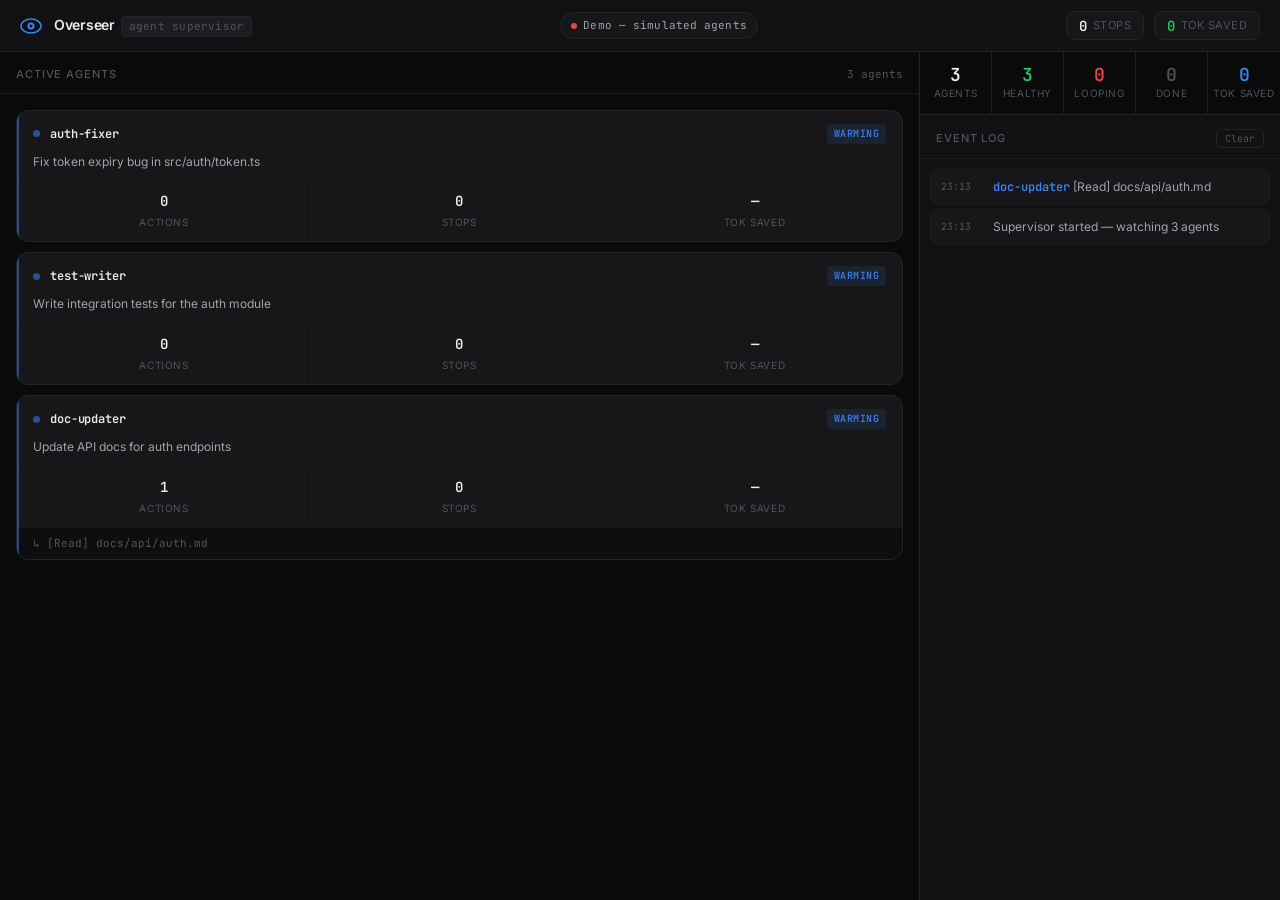
<file: index.html>
<!DOCTYPE html>
<html lang="en">
<head>
  <meta charset="UTF-8">
  <meta name="viewport" content="width=device-width, initial-scale=1.0">
  <title>Overseer — Agent Supervisor</title>
  <link rel="preconnect" href="https://fonts.googleapis.com">
  <link rel="preconnect" href="https://fonts.gstatic.com" crossorigin>
  <link href="https://fonts.googleapis.com/css2?family=JetBrains+Mono:wght@400;500;600&family=Inter:wght@400;500;600;700&display=swap" rel="stylesheet">
  <link rel="stylesheet" href="./style.css">
</head>
<body>

  <!-- Header -->
  <header class="header">
    <div class="header-left">
      <!-- Eye logo -->
      <svg class="logo-icon" width="22" height="22" viewBox="0 0 22 22" fill="none" aria-label="Overseer">
        <ellipse cx="11" cy="11" rx="10" ry="7" stroke="#3b82f6" stroke-width="1.5"/>
        <circle cx="11" cy="11" r="3.5" fill="#3b82f6"/>
        <circle cx="11" cy="11" r="1.5" fill="#0a0a0b"/>
      </svg>
      <div class="logo-wordmark">
        <span class="logo-name">Overseer</span>
        <span class="logo-badge">agent supervisor</span>
      </div>
    </div>

    <div class="header-center">
      <div class="status-pill" id="statusPill">
        <span class="status-dot-sm" id="statusDot"></span>
        <span id="statusText">Connecting…</span>
      </div>
    </div>

    <div class="header-right">
      <div class="kpi-chip">
        <span class="kpi-val" id="hdrInterventions">0</span>
        <span class="kpi-lbl">stops</span>
      </div>
      <div class="kpi-chip accent">
        <span class="kpi-val" id="hdrTokensSaved">0</span>
        <span class="kpi-lbl">tok saved</span>
      </div>
    </div>
  </header>

  <!-- Two-column layout -->
  <main class="main">

    <!-- Left: agent cards -->
    <section class="agents-panel">
      <div class="section-header">
        <span class="section-label">Active Agents</span>
        <span class="section-count" id="agentCount">—</span>
      </div>
      <div class="agents-list" id="agentsList">
        <div class="empty-state">No agents running</div>
      </div>
    </section>

    <!-- Right: stats + log -->
    <section class="right-panel">

      <!-- Stats strip -->
      <div class="stats-strip">
        <div class="stat-cell">
          <div class="stat-n"   id="sumAgents">0</div>
          <div class="stat-k">Agents</div>
        </div>
        <div class="stat-cell">
          <div class="stat-n g" id="sumHealthy">0</div>
          <div class="stat-k">Healthy</div>
        </div>
        <div class="stat-cell">
          <div class="stat-n r" id="sumLooping">0</div>
          <div class="stat-k">Looping</div>
        </div>
        <div class="stat-cell">
          <div class="stat-n d" id="sumDone">0</div>
          <div class="stat-k">Done</div>
        </div>
        <div class="stat-cell">
          <div class="stat-n b" id="sumSaved">0</div>
          <div class="stat-k">Tok Saved</div>
        </div>
      </div>

      <!-- Log header -->
      <div class="section-header" style="margin-top:0">
        <span class="section-label">Event Log</span>
        <button class="clear-btn" id="clearLog">Clear</button>
      </div>

      <!-- Log entries -->
      <div class="log-wrap" id="eventLog">
        <div class="log-empty">Waiting for events…</div>
      </div>

    </section>
  </main>

  <!-- Intervention modal -->
  <div class="modal-overlay" id="modalOverlay" style="display:none">
    <div class="modal">
      <div class="modal-head">
        <span class="modal-title" id="modalTitle">Intervention Detail</span>
        <button class="modal-x" id="modalClose">✕</button>
      </div>
      <div class="modal-body" id="modalBody"></div>
    </div>
  </div>

  <script src="./app.js"></script>
</body>
</html>
</file>
<file: style.css>
/* ── Reset & Base ─────────────────────────────────────────────────────────── */
*, *::before, *::after { box-sizing: border-box; margin: 0; padding: 0; }

:root {
  /* Fonts */
  --font-body: 'Inter', -apple-system, BlinkMacSystemFont, sans-serif;
  --font-mono: 'JetBrains Mono', 'Fira Code', monospace;

  /* Type scale */
  --text-xs:   0.6875rem; /* 11px */
  --text-sm:   0.75rem;   /* 12px */
  --text-base: 0.8125rem; /* 13px */
  --text-md:   0.875rem;  /* 14px */
  --text-lg:   1rem;      /* 16px */
  --text-xl:   1.125rem;  /* 18px */

  /* Spacing */
  --sp-1: 0.25rem;
  --sp-2: 0.5rem;
  --sp-3: 0.75rem;
  --sp-4: 1rem;
  --sp-5: 1.25rem;
  --sp-6: 1.5rem;

  /* Radii */
  --r-sm: 5px;
  --r-md: 8px;
  --r-lg: 12px;

  /* Transition */
  --t: 140ms cubic-bezier(0.16, 1, 0.3, 1);

  /* ── Dark palette (default) ──
     Inspired by Linear / Vercel: near-black surfaces, very subtle warm tint,
     single blue accent, semantic status colors only where needed.
  */
  --bg:          #0a0a0b;
  --bg-panel:    #111113;
  --bg-card:     #17171a;
  --bg-raised:   #1d1d21;
  --bg-input:    #0e0e10;
  --bg-hover:    #1f1f23;

  --border:      #232328;
  --border-subtle: #1c1c20;
  --border-strong: #2e2e35;

  --text:        #ededef;
  --text-2:      #a1a1aa;
  --text-3:      #52525b;
  --text-inv:    #09090b;

  /* Single primary accent — cool blue, not purple */
  --accent:      #3b82f6;
  --accent-dim:  rgba(59, 130, 246, 0.12);
  --accent-glow: rgba(59, 130, 246, 0.06);

  /* Semantic status */
  --green:       #22c55e;
  --green-dim:   rgba(34, 197, 94, 0.10);
  --red:         #ef4444;
  --red-dim:     rgba(239, 68, 68, 0.10);
  --amber:       #f59e0b;
  --amber-dim:   rgba(245, 158, 11, 0.10);
  --blue:        #3b82f6;
  --blue-dim:    rgba(59, 130, 246, 0.10);

  /* Shadows */
  --shadow-sm: 0 1px 2px rgba(0,0,0,0.3);
  --shadow-md: 0 4px 12px rgba(0,0,0,0.4);
  --shadow-lg: 0 16px 48px rgba(0,0,0,0.5);
}

html { -webkit-font-smoothing: antialiased; -moz-osx-font-smoothing: grayscale; }

body {
  font-family: var(--font-body);
  font-size: var(--text-base);
  color: var(--text);
  background: var(--bg);
  min-height: 100dvh;
  display: flex;
  flex-direction: column;
  line-height: 1.5;
}

/* ── Header ──────────────────────────────────────────────────────────────── */
.header {
  display: flex;
  align-items: center;
  justify-content: space-between;
  padding: 0 var(--sp-5);
  height: 52px;
  background: var(--bg-panel);
  border-bottom: 1px solid var(--border);
  position: sticky;
  top: 0;
  z-index: 40;
  flex-shrink: 0;
}

.header-left {
  display: flex;
  align-items: center;
  gap: var(--sp-3);
}

/* SVG eye logo */
.logo-icon { flex-shrink: 0; }

.logo-wordmark {
  display: flex;
  align-items: baseline;
  gap: 6px;
}
.logo-name {
  font-size: var(--text-md);
  font-weight: 600;
  letter-spacing: -0.02em;
  color: var(--text);
}
.logo-badge {
  font-size: var(--text-xs);
  font-family: var(--font-mono);
  color: var(--text-3);
  background: var(--bg-raised);
  border: 1px solid var(--border);
  padding: 1px 7px;
  border-radius: 4px;
  letter-spacing: 0.02em;
}

.header-center {
  display: flex;
  align-items: center;
  gap: var(--sp-2);
}

.status-pill {
  display: flex;
  align-items: center;
  gap: 6px;
  padding: 4px 10px;
  border-radius: 99px;
  border: 1px solid var(--border);
  background: var(--bg-card);
  font-size: var(--text-xs);
  font-family: var(--font-mono);
  color: var(--text-2);
  letter-spacing: 0.01em;
}
.status-dot-sm {
  width: 6px;
  height: 6px;
  border-radius: 50%;
  background: var(--text-3);
  transition: background var(--t);
}
.status-dot-sm.connected { background: var(--green); animation: breathe 2.5s ease-in-out infinite; }
.status-dot-sm.error     { background: var(--red); }

@keyframes breathe {
  0%, 100% { opacity: 1; }
  50%       { opacity: 0.35; }
}

.header-right {
  display: flex;
  align-items: center;
  gap: var(--sp-2);
}

.kpi-chip {
  display: flex;
  align-items: center;
  gap: 6px;
  padding: 5px 12px;
  border-radius: var(--r-md);
  border: 1px solid var(--border);
  background: var(--bg-card);
}
.kpi-chip + .kpi-chip { margin-left: 2px; }
.kpi-val {
  font-family: var(--font-mono);
  font-size: var(--text-md);
  font-weight: 600;
  color: var(--text);
  line-height: 1;
}
.kpi-chip.accent .kpi-val { color: var(--green); }
.kpi-lbl {
  font-size: var(--text-xs);
  color: var(--text-3);
  letter-spacing: 0.04em;
  text-transform: uppercase;
}

/* ── Layout ──────────────────────────────────────────────────────────────── */
.main {
  flex: 1;
  display: grid;
  grid-template-columns: 1fr 360px;
  height: calc(100dvh - 52px);
  overflow: hidden;
}

/* ── Section headers ─────────────────────────────────────────────────────── */
.section-header {
  display: flex;
  align-items: center;
  justify-content: space-between;
  padding: 14px var(--sp-4) 10px;
  border-bottom: 1px solid var(--border-subtle);
}
.section-label {
  font-size: var(--text-xs);
  font-weight: 500;
  text-transform: uppercase;
  letter-spacing: 0.08em;
  color: var(--text-3);
}
.section-count {
  font-family: var(--font-mono);
  font-size: var(--text-xs);
  color: var(--text-3);
}

/* ── Left: Agents ────────────────────────────────────────────────────────── */
.agents-panel {
  border-right: 1px solid var(--border);
  display: flex;
  flex-direction: column;
  overflow: hidden;
}

.agents-list {
  flex: 1;
  overflow-y: auto;
  padding: var(--sp-4);
  display: flex;
  flex-direction: column;
  gap: 10px;
}

.empty-state {
  color: var(--text-3);
  font-size: var(--text-sm);
  font-family: var(--font-mono);
  text-align: center;
  margin-top: 64px;
}

/* ── Agent Card ──────────────────────────────────────────────────────────── */
.agent-card {
  background: var(--bg-card);
  border: 1px solid var(--border);
  border-radius: var(--r-lg);
  overflow: hidden;
  transition: border-color var(--t), box-shadow var(--t);
}
.agent-card:hover {
  border-color: var(--border-strong);
}
.agent-card.looping {
  border-color: rgba(239, 68, 68, 0.35);
  box-shadow: 0 0 0 1px rgba(239,68,68,0.08), 0 4px 16px rgba(239,68,68,0.06);
}
.agent-card.drifting,
.agent-card.stalled {
  border-color: rgba(245, 158, 11, 0.30);
}
.agent-card.completed {
  opacity: 0.55;
}

/* Card header row */
.card-header {
  display: flex;
  align-items: center;
  gap: 10px;
  padding: 13px var(--sp-4) 9px;
}

/* Status indicator — thin left stripe */
.status-stripe {
  position: absolute;
  left: 0; top: 0; bottom: 0;
  width: 2px;
  border-radius: var(--r-lg) 0 0 var(--r-lg);
}
.agent-card { position: relative; }
.agent-card.healthy   .status-stripe { background: var(--green); }
.agent-card.looping   .status-stripe { background: var(--red); }
.agent-card.drifting  .status-stripe,
.agent-card.stalled   .status-stripe { background: var(--amber); }
.agent-card.completed .status-stripe { background: var(--border-strong); }
.agent-card.warming_up .status-stripe { background: var(--blue); opacity: 0.5; }

/* Pulsing dot */
.pulse {
  width: 7px;
  height: 7px;
  border-radius: 50%;
  flex-shrink: 0;
  background: var(--text-3);
}
.pulse.healthy   { background: var(--green); animation: breathe 2.5s ease-in-out infinite; }
.pulse.looping   { background: var(--red); animation: breathe 0.9s ease-in-out infinite; }
.pulse.drifting,
.pulse.stalled   { background: var(--amber); animation: breathe 1.8s ease-in-out infinite; }
.pulse.completed { background: var(--text-3); }
.pulse.warming_up { background: var(--blue); opacity: 0.55; }

.card-id {
  font-family: var(--font-mono);
  font-size: var(--text-sm);
  font-weight: 600;
  color: var(--text);
  flex: 1;
  letter-spacing: -0.01em;
}

/* Status badge */
.badge {
  font-size: 10px;
  font-weight: 500;
  font-family: var(--font-mono);
  text-transform: uppercase;
  letter-spacing: 0.05em;
  padding: 2px 7px;
  border-radius: 4px;
  line-height: 1.6;
}
.badge-healthy   { background: var(--green-dim);  color: var(--green); }
.badge-looping   { background: var(--red-dim);    color: var(--red); }
.badge-drifting,
.badge-stalled   { background: var(--amber-dim);  color: var(--amber); }
.badge-completed { background: var(--bg-raised);  color: var(--text-3); border: 1px solid var(--border); }
.badge-warming_up { background: var(--blue-dim);  color: var(--blue); }

/* Task line */
.card-task {
  padding: 0 var(--sp-4) 10px;
  font-size: var(--text-sm);
  color: var(--text-2);
  line-height: 1.45;
}

/* Metrics row */
.card-metrics {
  display: grid;
  grid-template-columns: repeat(3, 1fr);
  border-top: 1px solid var(--border-subtle);
}
.metric-cell {
  padding: 10px var(--sp-3);
  text-align: center;
  border-right: 1px solid var(--border-subtle);
}
.metric-cell:last-child { border-right: none; }
.metric-n {
  font-family: var(--font-mono);
  font-size: var(--text-md);
  font-weight: 600;
  color: var(--text);
  display: block;
  letter-spacing: -0.01em;
}
.metric-n.red   { color: var(--red); }
.metric-n.green { color: var(--green); }
.metric-k {
  font-size: 10px;
  text-transform: uppercase;
  letter-spacing: 0.06em;
  color: var(--text-3);
}

/* Last action footer */
.card-footer {
  padding: 7px var(--sp-4);
  font-family: var(--font-mono);
  font-size: 11px;
  color: var(--text-3);
  background: var(--bg-input);
  border-top: 1px solid var(--border-subtle);
  white-space: nowrap;
  overflow: hidden;
  text-overflow: ellipsis;
}

/* Intervention block */
.iv-block {
  padding: 10px var(--sp-4);
  background: rgba(239, 68, 68, 0.05);
  border-top: 1px solid rgba(239, 68, 68, 0.18);
  cursor: pointer;
  transition: background var(--t);
}
.iv-block:hover { background: rgba(239, 68, 68, 0.09); }
.iv-tag {
  font-family: var(--font-mono);
  font-size: 10px;
  font-weight: 600;
  text-transform: uppercase;
  letter-spacing: 0.06em;
  color: var(--red);
  margin-bottom: 3px;
  display: flex;
  align-items: center;
  gap: 5px;
}
.iv-tag-dot {
  width: 5px;
  height: 5px;
  border-radius: 50%;
  background: var(--red);
  animation: breathe 1s ease-in-out infinite;
}
.iv-msg {
  font-size: var(--text-xs);
  color: var(--text-2);
  line-height: 1.5;
}

/* ── Right panel ─────────────────────────────────────────────────────────── */
.right-panel {
  display: flex;
  flex-direction: column;
  background: var(--bg-panel);
  overflow: hidden;
}

/* Summary stats strip */
.stats-strip {
  display: grid;
  grid-template-columns: repeat(5, 1fr);
  border-bottom: 1px solid var(--border);
  background: var(--bg);
}
.stat-cell {
  padding: 13px 0;
  text-align: center;
  border-right: 1px solid var(--border-subtle);
}
.stat-cell:last-child { border-right: none; }
.stat-n {
  font-family: var(--font-mono);
  font-size: var(--text-xl);
  font-weight: 600;
  color: var(--text);
  line-height: 1.1;
  letter-spacing: -0.02em;
}
.stat-n.g { color: var(--green); }
.stat-n.r { color: var(--red); }
.stat-n.d { color: var(--text-3); }
.stat-n.b { color: var(--accent); }
.stat-k {
  font-size: 10px;
  text-transform: uppercase;
  letter-spacing: 0.06em;
  color: var(--text-3);
  margin-top: 1px;
}

/* Event log */
.log-wrap {
  flex: 1;
  overflow-y: auto;
  padding: 10px;
  display: flex;
  flex-direction: column;
  gap: 4px;
}
.log-empty {
  color: var(--text-3);
  font-size: var(--text-sm);
  font-family: var(--font-mono);
  text-align: center;
  margin-top: 48px;
}

.log-row {
  display: grid;
  grid-template-columns: 44px 1fr;
  gap: 8px;
  padding: 8px 10px;
  border-radius: var(--r-md);
  background: var(--bg-card);
  border: 1px solid var(--border-subtle);
  font-size: var(--text-sm);
  animation: fadeSlide 0.2s ease;
  cursor: default;
}
.log-row.iv-row {
  border-color: rgba(239, 68, 68, 0.25);
  background: rgba(239, 68, 68, 0.04);
  cursor: pointer;
}
.log-row.iv-row:hover {
  background: rgba(239, 68, 68, 0.07);
}
@keyframes fadeSlide {
  from { opacity: 0; transform: translateY(-4px); }
  to   { opacity: 1; transform: translateY(0); }
}

.log-ts {
  font-family: var(--font-mono);
  font-size: 10px;
  color: var(--text-3);
  align-self: start;
  padding-top: 1px;
}
.log-body { line-height: 1.45; }
.log-who  { color: var(--accent); font-family: var(--font-mono); font-weight: 600; }
.log-what { color: var(--text-2); }
.log-stop { color: var(--red); font-weight: 600; }
.log-ok   { color: var(--green); }

/* Clear button */
.clear-btn {
  font-size: 10px;
  font-family: var(--font-mono);
  color: var(--text-3);
  background: transparent;
  border: 1px solid var(--border);
  padding: 2px 8px;
  border-radius: var(--r-sm);
  cursor: pointer;
  transition: all var(--t);
}
.clear-btn:hover { color: var(--text-2); border-color: var(--border-strong); }

/* ── Modal ───────────────────────────────────────────────────────────────── */
.modal-overlay {
  position: fixed;
  inset: 0;
  background: rgba(0, 0, 0, 0.72);
  backdrop-filter: blur(6px);
  -webkit-backdrop-filter: blur(6px);
  z-index: 100;
  display: flex;
  align-items: center;
  justify-content: center;
  padding: var(--sp-6);
}
.modal {
  background: var(--bg-card);
  border: 1px solid var(--border-strong);
  border-radius: var(--r-lg);
  width: 100%;
  max-width: 500px;
  box-shadow: var(--shadow-lg);
  overflow: hidden;
}
.modal-head {
  display: flex;
  align-items: center;
  justify-content: space-between;
  padding: 15px var(--sp-5);
  border-bottom: 1px solid var(--border);
}
.modal-title {
  font-size: var(--text-md);
  font-weight: 600;
  color: var(--text);
  letter-spacing: -0.01em;
}
.modal-x {
  width: 28px;
  height: 28px;
  display: flex;
  align-items: center;
  justify-content: center;
  border-radius: var(--r-sm);
  color: var(--text-3);
  background: transparent;
  border: none;
  cursor: pointer;
  font-size: 15px;
  transition: color var(--t), background var(--t);
}
.modal-x:hover { color: var(--text); background: var(--bg-raised); }

.modal-body {
  padding: var(--sp-5);
  display: flex;
  flex-direction: column;
  gap: 14px;
}
.modal-field {}
.modal-fk {
  font-size: 10px;
  text-transform: uppercase;
  letter-spacing: 0.07em;
  color: var(--text-3);
  margin-bottom: 4px;
}
.modal-fv {
  font-family: var(--font-mono);
  font-size: var(--text-sm);
  color: var(--text);
}
.modal-fv.red    { color: var(--red); }
.modal-fv.green  { color: var(--green); }
.modal-fv.amber  { color: var(--amber); }
.modal-fv.blue   { color: var(--accent); }

.modal-msg {
  background: var(--bg);
  border: 1px solid var(--border);
  border-radius: var(--r-md);
  padding: 12px 14px;
  font-family: var(--font-mono);
  font-size: var(--text-sm);
  color: var(--text-2);
  line-height: 1.6;
  white-space: pre-wrap;
}

/* ── Scrollbars ──────────────────────────────────────────────────────────── */
::-webkit-scrollbar { width: 5px; }
::-webkit-scrollbar-track { background: transparent; }
::-webkit-scrollbar-thumb { background: var(--border-strong); border-radius: 3px; }
::-webkit-scrollbar-thumb:hover { background: var(--text-3); }

/* ── Responsive ──────────────────────────────────────────────────────────── */
@media (max-width: 860px) {
  .main { grid-template-columns: 1fr; height: auto; }
  .agents-panel { border-right: none; border-bottom: 1px solid var(--border); max-height: 60dvh; }
  .header-right { display: none; }
}
</file>
